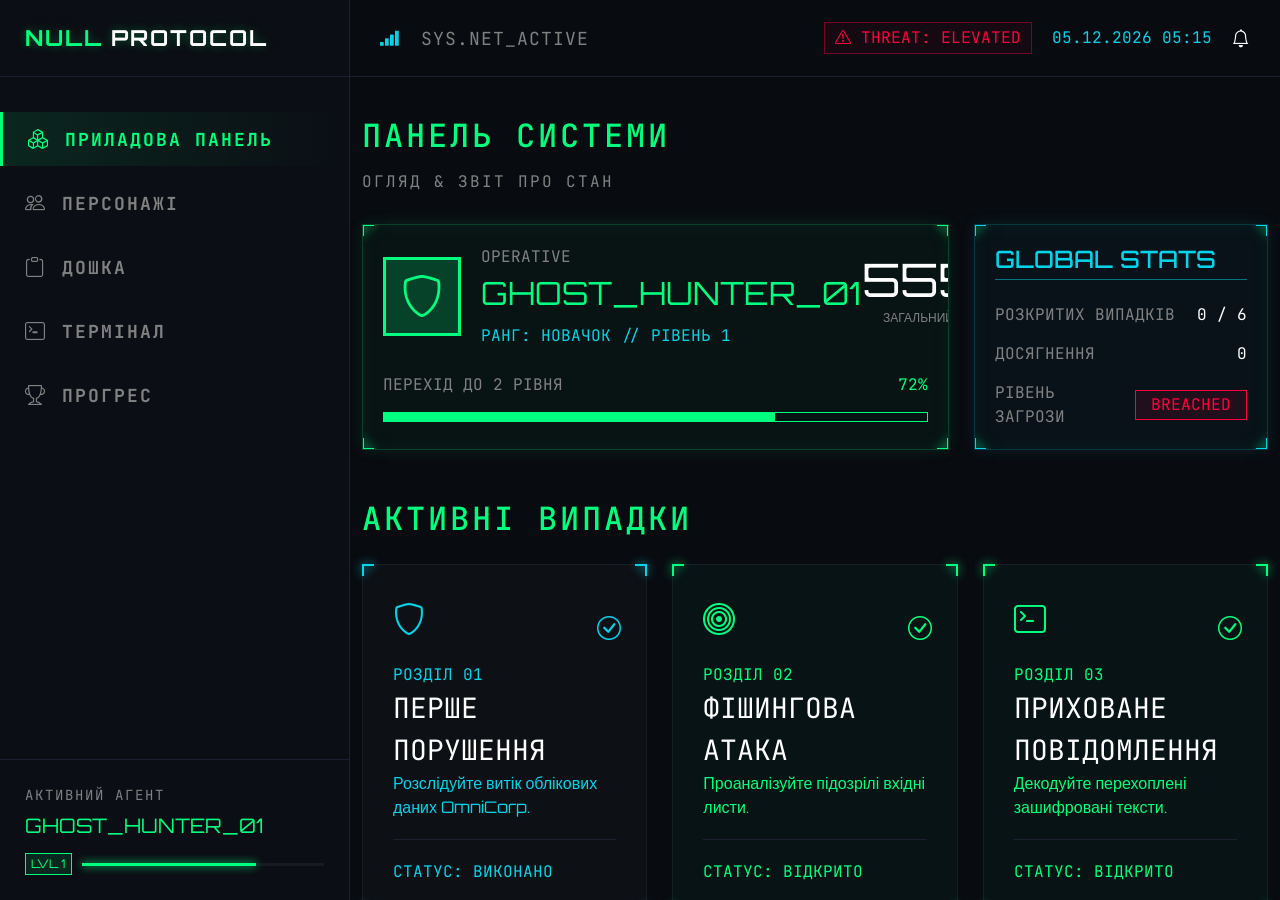
<file: account/account.html>
<!DOCTYPE html>
<html lang="en">
<head>
  <meta charset="UTF-8">
  <meta name="viewport" content="width=device-width, initial-scale=1.0">
  <link rel="stylesheet" href="../reset.css">
  <link rel="stylesheet" href="../utils/bootstrap-icons-1.13.1/bootstrap-icons-1.13.1/bootstrap-icons.css">
  <link rel="preconnect" href="https://fonts.googleapis.com">
  <link rel="preconnect" href="https://fonts.gstatic.com" crossorigin>
  <link href="https://fonts.googleapis.com/css2?family=Inter:ital,opsz,wght@0,14..32,100..900;1,14..32,100..900&family=JetBrains+Mono:ital,wght@0,100..800;1,100..800&family=Orbitron:wght@400..900&display=swap" rel="stylesheet">
  <link rel="stylesheet" href="../utils/bootstrap-css/bootstrap.css">
  <link rel="stylesheet" href="./account.css">
  <link rel="icon" href="../images/logo.png" type="image/png">
  <title>NullProtocol | Dashboard</title>
</head>
<body>
    
  <div class="sidebar-wrapper">
      <div class="sidebar">
        <h1>Null<span>Protocol</span></h1>
        <div class="line"></div>
        <div id="mySidenav" class="sidenav">
          <a href="#" class="nav-item active" data-target="dashboard-section">
            <i class="bi bi-boxes"></i>
            приладова панель
          </a>
          <a href="#" class="nav-item" data-target="characters-section">
            <i class="bi bi-people"></i>
            персонажі
          </a>
          <a href="#" class="nav-item" data-target="board-section">
            <i class="bi bi-clipboard"></i>
            дошка
          </a>
          <a href="#" class="nav-item" data-target="terminal-section">
            <i class="bi bi-terminal"></i>
            термінал
          </a>
          <a href="#" class="nav-item" data-target="progress-section">
            <i class="bi bi-trophy"></i>
            прогрес
          </a>
        </div>
        <div class="agent-info">
          <div class="agent-status">
            активний агент
          </div>
          <div class="agent-name" id="agent-name">
            GHOST_HUNTER_01
          </div>
          <div class="agent-progress">
            <div class="agent-level">
              lvl 1
            </div>
            <div class="agent-progress-bar-wrapper">
              <div class="agent-progress-bar" style="width: 72%;"></div>
            </div>
          </div>
        </div>
      </div>
  </div>

  <main class="main" id="account-main">

    <div class="header-top">
      <div class="header-top-left">
        <span class="sys-text" id="sys-text">
          <i class="bi bi-reception-4"></i>
          SYS.NET_ACTIVE
        </span>
      </div>
      <div class="header-top-right">
        <span class="threat-level">
          <i class="bi bi-exclamation-triangle"></i>
          THREAT: ELEVATED
        </span>
        <span class="date" id="current-date"></span>
        <span class="messages">
          <i class="bi bi-bell"></i>
        </span>
      </div>
    </div>

    <section id="selection-screen" class="dashboard-section active">
      <div class="container">

        <div class="section-header">
          <h2>Панель системи</h2>
          <div class="header-description">
            огляд & звіт про стан
          </div>
        </div>
      
        <div class="agent-grid">

          <div class="agent-stat cyber-card">
            <div class="agent-stat-header">
              <div class="agent-stat-left">
                <div class="agent-icon-box">
                  <i class="bi bi-shield"></i>
                </div>
                <div class="agent-info-hero">
                  <div class="agent-call">operative</div>
                  <div class="agent-hero-name">ghost_hunter_01</div>
                  <div class="agent-rank">
                    ранг: новачок // рівень 1
                  </div>
                </div>
              </div>

              <div class="agent-xp-info">
                <div class="xp-value">555</div>
                <div class="xp-label">загальний XP</div>
              </div>
            </div>
          
            <div class="agent-progress-area">
              <div class="progress-labels">
                <span>перехід до 2 рівня</span>
                <span>72%</span>
              </div>
              <div class="agent-stat-bar-bg">
                <div class="agent-stat-bar-fill" style="width: 72%;"></div>
              </div>
            </div>
          </div>
        
          <div class="global-stats">
            <h3 class="stats-title">
              Global Stats
              <div class="line"></div>
            </h3>
            
            <div class="stat-row">
              <span>розкритих випадків</span>
              <span class="stat-value">0 / 6</span>
            </div>
            <div class="stat-row">
              <span>досягнення</span>
              <span class="stat-value">0</span>
            </div>
            <div class="stat-row threate">
              <span>рівень загрози</span>
              <span class="threat-badge">breached</span>
            </div>
          </div>
        </div>

        <div class="cases-container">
          <h2 class="cases-title">активні випадки</h2>
        <div class="cases-wrapper">
          <div class="case resolved" onclick="startLevel('Розділ 1: Перше порушення')">
            <div class="case-header">
              <div class="case-icon"><i class="bi bi-shield"></i></div>
              <div class="case-doneOrNot"><i class="bi bi-check-circle"></i></div>
            </div>
            <div class="case-content">
              <div class="case-subtitle">Розділ 01</div>
              <div class="case-name">Перше порушення</div>
              <div class="case-description">Розслідуйте витік облікових даних OmniCorp.</div>
            </div>
            <div class="line-case"></div>
            <div class="case-footer">
              <div class="case-status">Статус: <span>Виконано</span></div>
            </div>
          </div>
        
          <div class="case open">
            <div class="case-header">
              <div class="case-icon"><i class="bi bi-bullseye"></i></div>
              <div class="case-doneOrNot"><i class="bi bi-check-circle"></i></div>
            </div>
            <div class="case-content">
              <div class="case-subtitle">Розділ 02</div>
              <div class="case-name">Фішингова атака</div>
              <div class="case-description">Проаналізуйте підозрілі вхідні листи.</div>
            </div>
            <div class="line-case"></div>
            <div class="case-footer">
              <div class="case-status">Статус: <span>Відкрито</span></div>
            </div>
          </div>
        
          <div class="case open">
            <div class="case-header">
              <div class="case-icon"><i class="bi bi-terminal"></i></div>
              <div class="case-doneOrNot"><i class="bi bi-check-circle"></i></div>
            </div>
            <div class="case-content">
              <div class="case-subtitle">Розділ 03</div>
              <div class="case-name">Приховане повідомлення</div>
              <div class="case-description">Декодуйте перехоплені зашифровані тексти.</div>
            </div>
            <div class="line-case"></div>
            <div class="case-footer">
              <div class="case-status">Статус: <span>Відкрито</span></div>
            </div>
          </div>
        
          <div class="case open">
            <div class="case-header">
              <div class="case-icon"><i class="bi bi-exclamation-triangle"></i></div>
              <div class="case-doneOrNot"></div>
            </div>
            <div class="case-content">
              <div class="case-subtitle">Розділ 04</div>
              <div class="case-name">Вразливість систем</div>
              <div class="case-description">Знайдіть вектори атак SQLi та XSS.</div>
            </div>
            <div class="line-case"></div>
            <div class="case-footer">
              <div class="case-status">Статус: <span>Заблоковано</span></div>
            </div>
          </div>
        
          <div class="case open">
            <div class="case-header">
              <div class="case-icon"><i class="bi bi-clock"></i></div>
              <div class="case-doneOrNot"><i class="bi bi-lock"></i></div>
            </div>
            <div class="case-content">
              <div class="case-subtitle">Розділ 05</div>
              <div class="case-name">Злам сервера</div>
              <div class="case-description">Перегляньте логи доступу до сервера.</div>
            </div>
            <div class="line-case"></div>
            <div class="case-footer">
              <div class="case-status">Статус: <span>Заблоковано</span></div>
            </div>
          </div>
        
          <div class="case locked">
            <div class="case-header">
              <div class="case-icon"><i class="bi bi-shield-slash"></i></div>
              <div class="case-doneOrNot"><i class="bi bi-lock"></i></div>
            </div>
            <div class="case-content">
              <div class="case-subtitle">Розділ 06</div>
              <div class="case-name">Протокол Привид</div>
              <div class="case-description">Фінальне протистояння з ворогом.</div>
            </div>
            <div class="line-case"></div>
            <div class="case-footer">
              <div class="case-status">Статус: <span>Заблоковано</span></div>
            </div>
          </div>
        </div>
        </div>
    </section>

    <section id="level-screen" style="display: none;">
      <div class="mission-wrapper small">
      
        <div class="mission-top-bar">
          <div class="mission-title-area">
            <button onclick="backToMenu()" class="back-btn">← ПОВЕРНУТИСЯ</button>
            <h1 id="current-level-title">РОЗДІЛ 1: ПЕРШИЙ ЗЛОМ</h1>
            <p class="target-text">Ціль: Внутрішній портал OmniCorp</p>
          </div>
        </div>
      
        <div class="mission-grid">
        
          <div class="mission-left">
          
            <div class="cyber-card">
              <h3>БРИФІНГ МІСІЇ</h3>
              <p>
                OmniCorp зазнала витоку даних. Хакер "Ghost" отримав доступ,
                використовуючи акаунт розробника зі слабким паролем.
              </p>
            
              <ul class="objective-list">
                <li class="done">Знайти портал OmniCorp</li>
                <li class="active" id="startBruteForceLi">Запустити brute-force атаку</li>
                <li id="aaa">Обійти авторизацію</li>
              </ul>
            </div>
          
            <div class="cyber-card">
              <h3>>_ BRUTE FORCE TOOL</h3>
              <div class="tool-display" id="toolDisplay">
                READY...
              </div>
              <button class="run-btn" id="runBtn">
                RUN HYDRA_CRACK.EXE
              </button>
            </div>
          
          </div>
        
          <div class="mission-right">
            <div class="cyber-card access-card">
            
              <div class="omnicorp-logo">
                <i class="bi bi-shield-lock"></i>
                <span>OMNICORP</span>
                <small>SECURE EMPLOYEE INTRANET</small>
              </div>
            
              <div class="status-box" id="statusBox">
                > ACCESS DENIED_
              </div>
            
              <p class="welcome-msg" id="welcomeMsg"></p>
              <p class="reward-text" id="rewardText"></p>
            
              <button class="next-btn" id="nextBtn" style="display:none;">
                PROCEED TO CHAPTER 2
              </button>
            
            </div>
          </div>
        
        </div>
      </div>
    </section>

    <section class="characters-section">
      <div class="container characters-container">
        <div class="section-header">
          <h2 class="cases-title">Досьє персонажів</h2>
          <div class="header-description">зацікавлені особи</div>
        </div>
        
        <div class="section-main">
          <div class="characters-wrapper">
            
            <div class="character player-card">
              <div class="corner top-left"></div><div class="corner top-right"></div>
              <div class="corner bottom-left"></div><div class="corner bottom-right"></div>
              
              <div class="character-photo player-img">
                <img src="../images/u-photo.jpg" alt="You photo" style="width: 100%;">
                <div class="photo-overlay">YOU</div>
              </div>
              <div class="character-content">
                <div class="character-call">Слідчий</div>
                <div class="character-name">GHOST_HUNTER_01</div>
                <div class="character-info">
                  <div class="info-row">
                    <span>СТАТУС</span>
                    <span class="status-active">АКТИВНИЙ</span>
                  </div>
                  <div class="info-row">
                    <span>РІВЕНЬ</span>
                    <span>4</span>
                  </div>
                  <div class="info-row">
                    <span>ДОСВІД (XP)</span>
                    <span>555</span>
                  </div>
                </div>
              </div>
            </div>
          
            <div class="character target-card ghost-red">
              <div class="corner top-left"></div><div class="corner top-right"></div>
              <div class="corner bottom-left"></div><div class="corner bottom-right"></div>
              
              <div class="character-photo ghost-img">
                <img src="../images/ghost-photo.webp" alt="Hacker photo" style="width: 100%;">
                <div class="photo-label">НА ВОЛІ</div>
              </div>
              <div class="character-content">
                <div class="character-call">Невідомий хакер</div>
                <div class="character-name">GHOST</div>
                <div class="character-description">
                  Висококваліфікований зловмисник, що спеціалізується на багатовекторних атаках. Особа невідома. Мотиви незрозумілі.
                </div>
                <div class="character-footer">
                  <div class="suspicion-wrapper">
                    <div class="suspicion-header"><span>ШКАЛА ПІДОЗРИ</span> <span>100%</span></div>
                    <div class="progress-bar"><div class="progress red" style="width: 100%"></div></div>
                  </div>
                  <div class="evidence-row">
                    <span>ФАЙЛИ ДОКАЗІВ</span>
                    <span>14</span>
                  </div>
                </div>
              </div>
            </div>
          
            <div class="character target-card">
              <div class="corner top-left"></div><div class="corner top-right"></div>
              <div class="corner bottom-left"></div><div class="corner bottom-right"></div>
              
              <div class="character-photo ceo-img">
                <img src="../images/ceo-photo.jpg" alt="Ceo photo" style="width: 100%;">
                <div class="photo-label">СКОМПРОМЕТОВАНИЙ</div>
              </div>
              <div class="character-content">
                <div class="character-call">Жертва / Основна ціль</div>
                <div class="character-name">ГЕНЕРАЛЬНИЙ ДИРЕКТОР</div>
                <div class="character-description">
                  Керівник OmniCorp. Його обліковий запис було зламано через фішинг, що призвело до початкового витоку даних.
                </div>
                <div class="character-footer">
                  <div class="suspicion-wrapper">
                    <div class="suspicion-header"><span>ШКАЛА ПІДОЗРИ</span> <span>40%</span></div>
                    <div class="progress-bar"><div class="progress green" style="width: 40%"></div></div>
                  </div>
                  <div class="evidence-row">
                    <span>ФАЙЛИ ДОКАЗІВ</span>
                    <span>3</span>
                  </div>
                </div>
              </div>
            </div>
          
            <div class="character target-card">
              <div class="corner top-left"></div><div class="corner top-right"></div>
              <div class="corner bottom-left"></div><div class="corner bottom-right"></div>
              
              <div class="character-photo agent-img">
                <img src="../images/agent-Vince.jpg" alt="Agent Vince photo" style="width: 100%;">
                <div class="photo-label">АКТИВНИЙ</div>
              </div>
              <div class="character-content">
                <div class="character-call">Відділ кіберзлочинів</div>
                <div class="character-name">АГЕНТ ВЕНС</div>
                <div class="character-description">
                  Провідний детектив відділу кіберзлочинів. Координує міжвідомчу відповідь на атаки Ghost.
                </div>
                <div class="character-footer">
                  <div class="suspicion-wrapper">
                    <div class="suspicion-header"><span>ШКАЛА ПІДОЗРИ</span> <span>10%</span></div>
                    <div class="progress-bar"><div class="progress green" style="width: 10%"></div></div>
                  </div>
                  <div class="evidence-row">
                    <span>ФАЙЛИ ДОКАЗІВ</span>
                    <span>0</span>
                  </div>
                </div>
              </div>
            </div>
          
          </div>
        </div>
      </div>
    </section>

    <section class="board-section">
      <div class="container board-container">
        <div class="section-header">
          <h2>Дошка розслідування</h2>
          <div class="header-description">мережа кореляції доказів</div>
        </div>
      
        <div class="board-canvas">
          <svg class="connections-svg">
            <line x1="40%" y1="20%" x2="55%" y2="40%" stroke="#00ff7f" stroke-width="2" />
            <line x1="55%" y1="40%" x2="40%" y2="65%" stroke="#00ff7f" stroke-width="2" />
            <line x1="40%" y1="65%" x2="50%" y2="85%" stroke="#00ff7f" stroke-width="2" />
          </svg>
        
          <div class="node suspect ghost" style="top: 10%; left: 35%;">
            <i class="fas fa-user"></i>
            <span>Ghost (Unknown)</span>
          </div>
        
          <div class="node file" style="top: 35%; left: 50%;">
            <i class="fas fa-file-alt"></i>
            <span>merger_details.pdf</span>
          </div>
        
          <div class="node incident" style="top: 55%; left: 35%;">
            <i class="fas fa-shield-alt"></i>
            <span>OmniCorp Breach</span>
          </div>
        
          <div class="node ip" style="top: 55%; left: 55%;">
            <i class="fas fa-network-wired"></i>
            <span>145.22.89.11</span>
          </div>
        
          <div class="node suspect admin" style="top: 80%; left: 45%;">
            <i class="fas fa-user-secret"></i>
            <span>dev_admin</span>
          </div>
        </div>
      </div>
    </section>

    <section class="terminal-section">
      <div class="container container-terminal">
        <div class="section-header">
          <h2>Безпечний термінал</h2>
          <div class="header-description">інтерфейс командного рядка</div>
        </div>
      
        <div class="terminal-window">
          <div class="terminal-header">
            <span class="prompt-user">root@omnicorp-internal:~</span>
          </div>
          <div class="terminal-body" id="terminalOutput">
            <div class="output-line">OmniCorp Secure Terminal v9.0.4</div>
            <div class="output-line">Type 'help' for a list of available commands.</div>
          </div>
          <div class="terminal-input-line">
            <span class="prompt-char">$</span>
            <input type="text" id="terminalInput" autofocus spellcheck="false">
          </div>
        </div>
      </div>
    </section>

    <section class="progress-section">
      <div class="container progress-container">
          <h2>404 Not Found</h2>
          <p>в розробці</p>
      </div>
    </section>
  </main>


  <script src="./account.js"></script>
</body>
</html>
</file>
<file: account/account.css>
@import url(./keyframes.css);

:root {
  --neon-green: #00ff7f;
  --dark-bg: #080b10;
  --neon-red: #FF003F;
  --border-color: hsl(230 25% 15%);
  --cyan-info: rgb(4, 211, 234);
  --bg: #05070d;
  --card: #0a0f1a;
  --neon: #00ff9f;
  --neon-dim: #00c97a;
  --text: #9aa4b2;
  --border: rgba(0, 255, 159, 0.3);
}

body {
  background-color: var(--dark-bg);
  margin: 0;
  padding: 0;
  display: flex;
  height: 100vh;
  overflow: hidden;
  color: white;
}

.sidebar-wrapper {
  width: 350px;
  flex-shrink: 0;
}

.sidebar {
  display: flex;
  height: 100vh;
  flex-direction: column;
  border-right: 1px solid var(--border-color);
  background-color: #0b0e14;
}

.sidebar h1 {
  color: var(--neon-green);
  font-size: 22px;
  display: flex;
  align-items: center;
  font-weight: bold;
  padding: 25px;
  margin: 0;
  text-transform: uppercase;
  font-family: "Orbitron", sans-serif;
  text-shadow: 0 0 10px rgba(0, 255, 127, 0.3);
  letter-spacing: 2px;
}

.sidebar h1 span {
  color: white;
  margin-left: 8px;
}

.line {
  width: 100%;
  height: 1px;
  background-color: var(--border-color);
}

.sidenav {
  flex-grow: 1;
  display: flex;
  flex-direction: column;
  gap: 10px;
  padding-top: 35px;
}

.nav-item {
  font-family: "JetBrains Mono", monospace;
  font-weight: bold;
  font-size: 18px;
  padding: 12px 25px;
  text-decoration: none;
  color: #818181;
  display: flex;
  align-items: center;
  transition: all 0.3s ease;
  text-transform: uppercase;
  letter-spacing: 2px;
}

.nav-item i {
  font-size: 20px;
  margin-right: 15px;
  color: #818181;
}

.nav-item:hover {
  color: #f1f1f1;
  background-color: rgba(255, 255, 255, 0.03);
}

.nav-item.active {
  color: var(--neon-green);
  background: linear-gradient(90deg, rgba(0, 255, 127, 0.1) 0%, transparent 100%);
  border-left: 3px solid var(--neon-green);
}

.nav-item.active i {
  color: var(--neon-green);
}

.agent-info {
  margin-top: auto;
  padding: 25px;
  border-top: 1px solid var(--border-color);
}

.agent-status {
  font-family: "JetBrains Mono", monospace;
  font-size: 14px;
  color: #818181;
  text-transform: uppercase;
  margin-bottom: 5px;
  letter-spacing: 2px;
}

.agent-name {
  font-family: "Orbitron", sans-serif;
  font-size: 20px;
  color: var(--neon-green);
  margin-bottom: 12px;
}

.agent-progress {
  display: flex;
  align-items: center;
  gap: 10px;
}

.agent-level {
  font-family: "Orbitron", sans-serif;
  border: 1px solid var(--neon-green);
  color: var(--neon-green);
  padding: 1px 5px;
  font-size: 12px;
  background: rgba(0, 255, 127, 0.1);
  text-transform: uppercase;
}

.agent-progress-bar-wrapper {
  flex-grow: 1;
  height: 3px;
  background: rgba(255, 255, 255, 0.05);
}

.agent-progress-bar {
  height: 100%;
  background: var(--neon-green);
  box-shadow: 0 0 8px var(--neon-green);
}

.main {
  flex-grow: 1;
  display: flex;
  flex-direction: column;
  overflow-y: auto;
}

.header-top {
  display: flex;
  justify-content: space-between;
  align-items: center;
  padding: 22px 30px;
  border-bottom: 1px solid var(--border-color);
  font-family: "JetBrains Mono", monospace;
}

.sys-text {
  color: #818181;
  font-size: 18px;
  letter-spacing: 1px;
}

.sys-text i {
  color: var(--cyan-info);
  margin-right: 8px;
  animation: glowNet 2s infinite;
  font-size: 20px;
}

.header-top-right {
  display: flex;
  align-items: center;
  gap: 20px;
}

.threat-level {
  color: var(--neon-red);
  font-size: 16px;
  border: 1px solid rgba(255, 0, 63, 0.4);
  padding: 3px 10px;
  background: rgba(255, 0, 63, 0.05);
  text-transform: uppercase;
}

.date {
  color: var(--cyan-info);
  font-size: 16px;
}

.messages {
  color: white;
  font-size: 18px;
}

.dashboard-section, 
.characters-section, 
.board-section, 
.terminal-section, 
.progress-section {
  padding: 40px 0;
}

.section-header h2 {
  font-family: "JetBrains Mono", monospace;
  color: var(--neon-green);
  font-size: 32px;
  text-transform: uppercase;
  margin-bottom: 15px;
  letter-spacing: 3px;
}

.header-description {
  font-family: "JetBrains Mono", monospace;
  color: #818181;
  font-size: 16px;
  text-transform: uppercase;
  margin-top: 5px;
  letter-spacing: 2px;
}

section[class$="-section"] {
  display: none;
}

section.active {
  display: block;
}

.container{
  margin: 0 auto; 
  max-width: 1500px;
}

.agent-grid{
  display: grid;
  grid-template-columns: 2fr 1fr;
  gap: 25px;
  margin-top: 30px;
}

.agent-stat{
  position: relative;
  background: rgba(0, 255, 127, 0.03);
  border: 1px solid rgba(0, 255, 127, 0.2);
  padding: 20px;
  width: 100%;
  box-sizing: border-box;
  overflow: hidden;
  box-shadow: 
    0 0 15px rgba(0, 255, 127, 0.1), 
    inset 0 0 20px rgba(0, 255, 127, 0.05);
}

.agent-call{
  color: #818181;
  font-family: "JetBrains Mono", monospace;
}

.agent-hero-name{
  font-family: "Orbitron", sans-serif;
  font-size: 32px;
  color: var(--neon-green);
  margin-bottom: 7px;
}

.agent-rank{
  font-family: "JetBrains Mono", monospace;
  color: var(--cyan-info);
}

.agent-stat-left{
  display: flex;
  align-items: center;
  text-transform: uppercase;
  gap: 20px;
}

.agent-icon-box{
  font-size: 42px;
  background-color: rgba(0, 255, 127, 0.2);
  border: 3px solid var(--neon-green);
  color: var(--neon-green);
  padding: 5px 15px;
}

.agent-stat-header{
  display: flex;
  justify-content: space-between;
  align-items: flex-start;
}

.agent-xp-info{
  display: flex;
  flex-direction: column;
  align-items: end;
}

.xp-value{
  font-size: 46px;
  font-family: "Orbitron", sans-serif;
  margin-bottom: -5px;
}

.xp-label{
  color: #818181;
  text-transform: uppercase;
  font-size: 12px;
  font-family: "Orbitron", sans-serif;
}

.agent-progress-area{
  display: flex;
  margin-top: 25px;
  flex-direction: column;
  align-items: center;
  gap: 15px;
}

.progress-labels{
  color: #818181;
  font-family: "JetBrains Mono", monospace;
  width: 100%;
  display: flex;
  justify-content: space-between;
  text-transform: uppercase;
}

.progress-labels span:nth-child(2){
  color: var(--neon-green);
  font-family: "JetBrains Mono", monospace;
}

.agent-stat-bar-bg{
  height: 10px;
  border: 1px solid var(--neon-green);
  width: 100%;
  position: relative;
}

.agent-stat-bar-fill{
  background-color: var(--neon-green);
  width: 100%;
  height: 100%;
  display: block;
}

.cyber-card{
  position: relative;
}

.cyber-card::before {
  content: "";
  position: absolute;
  top: -1px;
  left: -1px;
  right: -1px;
  bottom: -1px;
  background: 
    linear-gradient(to right, var(--neon-green) 2px, transparent 2px) 0 0,
    linear-gradient(to bottom, var(--neon-green) 2px, transparent 2px) 0 0,
    linear-gradient(to left, var(--neon-green) 2px, transparent 2px) 100% 0,
    linear-gradient(to bottom, var(--neon-green) 2px, transparent 2px) 100% 0,
    linear-gradient(to right, var(--neon-green) 2px, transparent 2px) 0 100%,
    linear-gradient(to top, var(--neon-green) 2px, transparent 2px) 0 100%,
    linear-gradient(to left, var(--neon-green) 2px, transparent 2px) 100% 100%,
    linear-gradient(to top, var(--neon-green) 2px, transparent 2px) 100% 100%;
  background-repeat: no-repeat;
  background-size: 12px 12px;
  filter: drop-shadow(0 0 5px var(--neon-green));
  pointer-events: none;
}

.global-stats{
  width: 100%;
  display: flex;
  flex-direction: column;
  font-family: "JetBrains Mono", monospace;
  border: 1px solid rgba(4, 211, 234, 0.2);
  position: relative;
  padding: 20px;
  text-transform: uppercase;
  gap: 15px;
  box-shadow: 
    0 0 15px rgba(4, 211, 234, 0.1), 
    inset 0 0 20px rgba(4, 211, 234, 0.05);
  overflow: hidden;
  background-color: rgba(4, 211, 234, 0.03); 
}

.stats-title{
  font-family: "Orbitron", sans-serif;
  color: var(--cyan-info);
  font-size: 24px;
}

.stats-title > .line{
  height: 1px;
  width: 100%;
  margin-top: 2%;
  background-color: rgba(4, 211, 234, 0.5);
}

.stat-row{
  display: flex;
  justify-content: space-between;
  color: #818181;
  align-items: center;
}

.stat-value{
  color: #fff;
}


.threat-badge{
  color: var(--neon-red);
  padding: 2px 15px;
  border: 1px solid var(--neon-red);
  background-color: rgba(255, 0, 63, 0.1);
}

.global-stats::before{
  content: "";
  position: absolute;
  top: -1px;
  left: -1px;
  right: -1px;
  bottom: -1px;
  background: 
    linear-gradient(to right, var(--cyan-info) 2px, transparent 2px) 0 0,
    linear-gradient(to bottom, var(--cyan-info) 2px, transparent 2px) 0 0,
    linear-gradient(to left, var(--cyan-info) 2px, transparent 2px) 100% 0,
    linear-gradient(to bottom, var(--cyan-info) 2px, transparent 2px) 100% 0,
    linear-gradient(to right, var(--cyan-info) 2px, transparent 2px) 0 100%,
    linear-gradient(to top, var(--cyan-info) 2px, transparent 2px) 0 100%,
    linear-gradient(to left, var(--cyan-info) 2px, transparent 2px) 100% 100%,
    linear-gradient(to top, var(--cyan-info) 2px, transparent 2px) 100% 100%;
  background-repeat: no-repeat;
  background-size: 12px 12px;
  filter: drop-shadow(0 0 5px var(--neon-green));
  pointer-events: none;
}

.cases-container{
  padding: 50px 0;
}

.cases-title{
  font-family: "JetBrains Mono", monospace;
  color: var(--neon-green);
  font-size: 32px;
  text-transform: uppercase;
  margin-bottom: 15px;
  letter-spacing: 3px;
  margin-bottom: 25px;
}

.case-icon{
  color: var(--cyan-info);
  font-size: 32px;  
}

.case-subtitle, .case-name, .case-status{
  text-transform: uppercase;
  font-family: "JetBrains Mono", monospace;
}

.case-name{
  color: #fff;
  font-size: 28px;
}

.line-case{
  width: 100%;
  height: 1px;
  background-color: var(--border-color);
}

.case-doneOrNot{
  position: absolute;
  top: 13%;
  right: 25px;
  font-size: 24px;
}

.cases-wrapper{
  display: grid;
  grid-template-columns: repeat(3, 1fr);
  gap: 25px;
}

.case {
  position: relative;
  padding: 30px;
  background-color: rgba(255, 255, 255, 0.02);
  display: flex;
  flex-direction: column;
  gap: 20px;
  border: 1px solid rgba(255, 255, 255, 0.05);
  transition: all .3s ease;
  font-family: 'Orbitron', sans-serif;
  cursor: pointer;
}

.case::before {
  content: "";
  position: absolute;
  top: -1px; left: -1px; right: -1px; bottom: -1px;
  background: 
    linear-gradient(to right, currentColor 2px, transparent 2px) 0 0,
    linear-gradient(to bottom, currentColor 2px, transparent 2px) 0 0,
    linear-gradient(to left, currentColor 2px, transparent 2px) 100% 0,
    linear-gradient(to bottom, currentColor 2px, transparent 2px) 100% 0,
    linear-gradient(to right, currentColor 2px, transparent 2px) 0 100%,
    linear-gradient(to top, currentColor 2px, transparent 2px) 0 100%,
    linear-gradient(to left, currentColor 2px, transparent 2px) 100% 100%,
    linear-gradient(to top, currentColor 2px, transparent 2px) 100% 100%;
  background-repeat: no-repeat;
  background-size: 12px 12px;
  pointer-events: none;
}

.case.resolved {
  color: var(--cyan-info);
}

.case.resolved::before { 
  color: var(--cyan-info); 
  filter: drop-shadow(0 0 5px var(--cyan-info)); 
}

.case.resolved .case-icon, 
.case.resolved .case-doneOrNot { 
  color: var(--cyan-info); 
}

.case.open {
  color: var(--neon-green);
  background-color: rgba(0, 255, 157, 0.03);
}

.case.open::before { 
  color: var(--neon-green); 
  filter: drop-shadow(0 0 5px var(--neon-green)); 
}

.case.open .case-icon { 
  color: var(--neon-green); 
}

.case.open .case-name { 
  color: #fff; 
}

.case.locked {
  color: #444;
  cursor: not-allowed;
  filter: grayscale(1);
  opacity: 0.6;
}

.case.locked::before { 
  color: #444; 
}

.case.locked .case-name { 
  color: #666; 
}

.case.locked .case-doneOrNot { 
  color: #444; 
}

.case:not(.locked):hover {
  transform: scale(1.03);
}

.characters-wrapper {
  display: grid;
  grid-template-columns: repeat(4, 1fr);
  gap: 20px;
  margin-top: 30px;
}

.character {
  background: rgba(255, 255, 255, 0.02);
  border: 1px solid rgba(255, 255, 255, 0.05);
  position: relative;
  display: flex;
  flex-direction: column;
  transition: all 0.3s ease;
  padding-bottom: 150px;
}

.character::before {
  content: "";
  position: absolute;
  top: -1px; left: -1px; right: -1px; bottom: -1px;
  background: 
    linear-gradient(to right, currentColor 2px, transparent 2px) 0 0,
    linear-gradient(to bottom, currentColor 2px, transparent 2px) 0 0,
    linear-gradient(to left, currentColor 2px, transparent 2px) 100% 0,
    linear-gradient(to bottom, currentColor 2px, transparent 2px) 100% 0,
    linear-gradient(to right, currentColor 2px, transparent 2px) 0 100%,
    linear-gradient(to top, currentColor 2px, transparent 2px) 0 100%,
    linear-gradient(to left, currentColor 2px, transparent 2px) 100% 100%,
    linear-gradient(to top, currentColor 2px, transparent 2px) 100% 100%;
  background-repeat: no-repeat;
  background-size: 15px 15px;
  pointer-events: none;
}

.character.player-card {
  color: var(--neon-green);
}

.character.target-card {
  color: var(--cyan-info);
}

.character.ghost-red {
  color: #ff4444;
}

.character-photo {
  height: 200px;
  background-color: #111;
  position: relative;
  overflow: hidden;
  background-size: cover;
  background-position: center;
  border-bottom: 1px solid rgba(255, 255, 255, 0.05);
  position: relative;
}

.photo-overlay {
  position: absolute;
  top: 50%; 
  left: 50%; 
  transform: translate(-50%, -50%);
  width: 100px;
  height: 100px;
  display: flex;
  justify-content: center;
  align-items: center;
  font-weight: bold;
  letter-spacing: 2px;
  color: var(--neon-green);
  font-family: 'Orbitron', sans-serif;
}

.photo-overlay::before {
  content: "";
  position: absolute;
  top: 0;
  left: 0;
  width: 100%;
  height: 100%;
  background-color: black;
  border: 2px solid currentColor;
  transform: rotate(45deg); 
  z-index: -1;
}

.photo-label {
  position: absolute;
  top: 15px; left: 15px;
  background: #000;
  border: 1px solid #444;
  padding: 2px 8px;
  font-size: 14px;
  color: #fff;
}

.character-content {
  padding: 20px;
  flex-grow: 1;
  display: flex;
  flex-direction: column;
}

.character-call {
  font-size: 16px;
  color: #888;
  text-transform: uppercase;
  margin-bottom: 5px;
}

.character-name {
  font-family: 'Orbitron', sans-serif;
  font-size: 24px;
  margin-bottom: 15px;
  color: #fff;
  text-transform: uppercase;
}

.character-description {
  font-size: 16px;
  color: #aaa;
  line-height: 1.4;
  margin-bottom: 20px;
}

.info-row, .evidence-row {
  display: flex;
  justify-content: space-between;
  font-size: 16px;
  margin-top: 8px;
  color: #888;
}


.info-row:nth-child(2) span:nth-child(2), .info-row:nth-child(3) span:nth-child(2){
  color: #fff;
}

.status-active { 
  color: var(--neon-green); 
}

.suspicion-header {
  display: flex;
  justify-content: space-between;
  font-size: 14px;
  margin-bottom: 5px;
  color: #888;
}

.progress-bar {
  height: 4px;
  background: rgba(255,255,255,0.05);
  width: 100%;
  margin-bottom: 15px;
}

.progress { 
  height: 100%; 
}

.progress.green { 
  background: var(--neon-green); 
  box-shadow: 0 0 8px var(--neon-green); 
}

.progress.red { 
  background: #ff4444; 
  box-shadow: 0 0 8px #ff4444; 
}

/* Board */

.board-canvas {
  position: relative;
  width: 100%;
  height: 600px;
  background-color: rgba(0, 0, 0, 0.2);
  background-image: radial-gradient(circle, rgba(255, 255, 255, 0.05) 1px, transparent 1px);
  background-size: 30px 30px;
  border: 1px solid rgba(0, 255, 127, 0.2);
  margin-top: 30px;
  overflow: hidden;
}

.connections-svg {
  position: absolute;
  top: 0;
  left: 0;
  width: 100%;
  height: 100%;
  pointer-events: none;
}

.node {
  position: absolute;
  padding: 12px 20px;
  background: #080b10;
  border: 1px solid;
  display: flex;
  align-items: center;
  gap: 10px;
  font-family: "JetBrains Mono", monospace;
  font-size: 14px;
  color: white;
  z-index: 2;
  transition: transform 0.2s ease, box-shadow 0.2s ease;
  cursor: pointer;
}

.node i {
  font-size: 16px;
}

.node.suspect {
  border-color: var(--neon-red);
  color: var(--neon-red);
}

.node.file {
  border-color: var(--cyan-info);
  color: var(--cyan-info);
}

.node.incident {
  border-color: #fff;
  color: #fff;
}

.node.ip {
  border-color: var(--neon-green);
  color: var(--neon-green);
}

.board-canvas::after {
  content: "";
  position: absolute;
  top: 0; left: 0; right: 0; bottom: 0;
  background: 
    linear-gradient(to right, var(--neon-green) 2px, transparent 2px) 0 0,
    linear-gradient(to bottom, var(--neon-green) 2px, transparent 2px) 0 0,
    linear-gradient(to left, var(--neon-green) 2px, transparent 2px) 100% 0,
    linear-gradient(to bottom, var(--neon-green) 2px, transparent 2px) 100% 0,
    linear-gradient(to right, var(--neon-green) 2px, transparent 2px) 0 100%,
    linear-gradient(to top, var(--neon-green) 2px, transparent 2px) 0 100%,
    linear-gradient(to left, var(--neon-green) 2px, transparent 2px) 100% 100%,
    linear-gradient(to top, var(--neon-green) 2px, transparent 2px) 100% 100%;
  background-repeat: no-repeat;
  background-size: 15px 15px;
  pointer-events: none;
}

/* Terminal */

.container-terminal{
  max-width: none !important;
  width: 100%;
  padding: 0 40px;
  box-sizing: border-box;
}

.terminal-window {
  position: relative;
  background-color: #05070a;
  border: 1px solid rgba(0, 255, 127, 0.1);
  margin-top: 30px;
  padding: 20px;
  font-family: 'JetBrains Mono', monospace;
  min-height: 650px;
  box-shadow: inset 0 0 20px rgba(0, 255, 127, 0.05);
  width: 100%;
}

.terminal-window::before {
  content: "";
  position: absolute;
  top: -1px; left: -1px; right: -1px; bottom: -1px;
  background: 
    linear-gradient(to right, var(--neon-green) 2px, transparent 2px) 0 0,
    linear-gradient(to bottom, var(--neon-green) 2px, transparent 2px) 0 0,
    linear-gradient(to left, var(--neon-green) 2px, transparent 2px) 100% 0,
    linear-gradient(to bottom, var(--neon-green) 2px, transparent 2px) 100% 0,
    linear-gradient(to right, var(--neon-green) 2px, transparent 2px) 0 100%,
    linear-gradient(to top, var(--neon-green) 2px, transparent 2px) 0 100%,
    linear-gradient(to left, var(--neon-green) 2px, transparent 2px) 100% 100%,
    linear-gradient(to top, var(--neon-green) 2px, transparent 2px) 100% 100%;
  background-repeat: no-repeat;
  background-size: 15px 15px;
  pointer-events: none;
}

.terminal-header {
  background: rgba(0, 255, 127, 0.1);
  margin: -20px -20px 20px -20px;
  padding: 8px 20px;
  color: var(--neon-green);
  font-size: 14px;
  border-bottom: 1px solid rgba(0, 255, 127, 0.2);
  text-transform: uppercase;
  letter-spacing: 1px;
}

.terminal-body {
  color: #fff;
  font-size: 16px;
  line-height: 1.5;
  overflow-y: auto;
  max-height: 700px;
  padding-right: 10px;
}

.terminal-body::-webkit-scrollbar {
  width: 4px;
}

.terminal-body::-webkit-scrollbar-thumb {
  background: var(--neon-green);
}

.output-line { margin-bottom: 8px; }
.command-echo { color: var(--cyan-info); }
.error-text { color: var(--neon-red); }

.terminal-input-line {
  display: flex;
  align-items: center;
  gap: 12px;
  margin-top: 15px;
}

.prompt-char { 
  color: var(--neon-green); 
  font-weight: bold; 
  filter: drop-shadow(0 0 5px var(--neon-green));
}

#terminalInput {
  background: transparent;
  border: none;
  outline: none;
  color: var(--neon-green);
  font-family: inherit;
  font-size: 16px;
  flex-grow: 1;
  caret-color: var(--neon-green);
}

/* Progress */

.progress-container{
  display: flex;
  justify-content: center;
  align-items: center;
  height: 70vh;
  flex-direction: column;
}

.progress-container h2{
  color: var(--neon-green);
  font-size: 48px;
  font-weight: bold;
}

.progress-container p{
  color: #818181;
  font-size: 24px;
}

/* Level 1 */

.mission-wrapper {
  max-width: 1000px;
  margin: 40px auto;
  padding: 0 20px;
  position: relative;
}

.mission-top-bar {
  display: flex;
  justify-content: space-between;
  align-items: center;
  margin-bottom: 30px;
}

.mission-title-area h1 {
  color: var(--neon-green);
  font-family: "Orbitron", sans-serif;
  font-size: 28px;
  letter-spacing: 3px;
  margin: 0;
}

.target-text {
  font-family: "JetBrains Mono", monospace;
  font-size: 12px;
  color: #818181;
  margin-top: 5px;
}

.mission-grid {
  display: grid;
  grid-template-columns: 1fr 1fr;
  gap: 25px;
}

.mission-left,
.mission-right {
  display: flex;
  flex-direction: column;
  gap: 25px;
}

.cyber-card {
  background: rgba(0, 255, 127, 0.03);
  border: 1px solid rgba(0, 255, 127, 0.2);
  padding: 20px;
  position: relative;
  box-shadow:
    0 0 15px rgba(0, 255, 127, 0.1),
    inset 0 0 20px rgba(0, 255, 127, 0.05);
}

.cyber-card::before {
  content: "";
  position: absolute;
  inset: -1px;
  background:
    linear-gradient(to right, var(--neon-green) 2px, transparent 2px) 0 0,
    linear-gradient(to bottom, var(--neon-green) 2px, transparent 2px) 0 0,
    linear-gradient(to left, var(--neon-green) 2px, transparent 2px) 100% 0,
    linear-gradient(to bottom, var(--neon-green) 2px, transparent 2px) 100% 0,
    linear-gradient(to right, var(--neon-green) 2px, transparent 2px) 0 100%,
    linear-gradient(to top, var(--neon-green) 2px, transparent 2px) 0 100%,
    linear-gradient(to left, var(--neon-green) 2px, transparent 2px) 100% 100%,
    linear-gradient(to top, var(--neon-green) 2px, transparent 2px) 100% 100%;
  background-repeat: no-repeat;
  background-size: 12px 12px;
  filter: drop-shadow(0 0 5px var(--neon-green));
  pointer-events: none;
}

.cyber-card h3 {
  font-family: "JetBrains Mono", monospace;
  color: var(--neon-green);
  font-size: 16px;
  margin-bottom: 15px;
  letter-spacing: 2px;
}

.cyber-card p {
  font-family: "JetBrains Mono", monospace;
  font-size: 14px;
  color: #9aa4b2;
  line-height: 1.5;
}

.objective-list {
  list-style: none;
  padding: 0;
  margin-top: 15px;
}

.objective-list li {
  font-family: "JetBrains Mono", monospace;
  font-size: 13px;
  margin-bottom: 8px;
  color: #666;
}

.objective-list li.done {
  color: var(--cyan-info);
}

.objective-list li.active {
  color: var(--neon-green);
  text-shadow: 0 0 5px var(--neon-green);
}

.tool-display {
  border: 1px solid rgba(0, 255, 127, 0.2);
  padding: 20px;
  text-align: center;
  margin-bottom: 15px;
  font-family: "JetBrains Mono", monospace;
  color: #818181;
}

.run-btn,
.next-btn {
  width: 100%;
  background: transparent;
  border: 1px solid var(--neon-green);
  color: var(--neon-green);
  padding: 12px;
  font-family: "JetBrains Mono", monospace;
  text-transform: uppercase;
  letter-spacing: 2px;
  cursor: pointer;
  transition: all 0.2s ease;
}

.run-btn:hover,
.next-btn:hover {
  background: rgba(0, 255, 127, 0.1);
  box-shadow: 0 0 10px var(--neon-green);
}

.access-card {
  text-align: center;
  justify-content: center;
}

.omnicorp-logo {
  margin-bottom: 25px;
}

.omnicorp-logo i {
  font-size: 48px;
  color: var(--neon-green);
  margin-bottom: 10px;
}

.omnicorp-logo span {
  display: block;
  font-size: 20px;
  color: #fff;
  font-family: "Orbitron", sans-serif;
  letter-spacing: 2px;
}

.omnicorp-logo small {
  font-size: 11px;
  color: #666;
  letter-spacing: 2px;
}

.status-box {
  border: 1px solid var(--neon-green);
  padding: 15px;
  margin: 20px 0;
  font-family: "JetBrains Mono", monospace;
  letter-spacing: 3px;
  color: #666;
}

.status-box-granted {
  border: 1px solid var(--neon-green);
  padding: 15px;
  margin: 20px 0;
  font-family: "JetBrains Mono", monospace;
  letter-spacing: 3px;
  color: var(--neon-green);
  background: rgba(0, 255, 127, 0.08);
  box-shadow: 0 0 12px var(--neon-green);
}

.welcome-msg {
  font-family: "JetBrains Mono", monospace;
  margin-top: 10px;
  color: #aaa;
}

.reward-text {
  font-family: "JetBrains Mono", monospace;
  color: var(--cyan-info);
  margin: 10px 0 20px;
}

.back-btn{
  position: absolute;
  right: 20px;
  background-color: var(--neon-green);
  padding: 5px 20px;
  display: flex;
  flex-direction: row;
  gap: 15px;
  color: var(--dark-bg);
  border: none;
  font-family: "Orbitron", sans-serif;
  transition: all .2s ease;
  border-radius: 8px;
}

.back-btn:hover{
  transform: scale(1.05);
}
</file>
